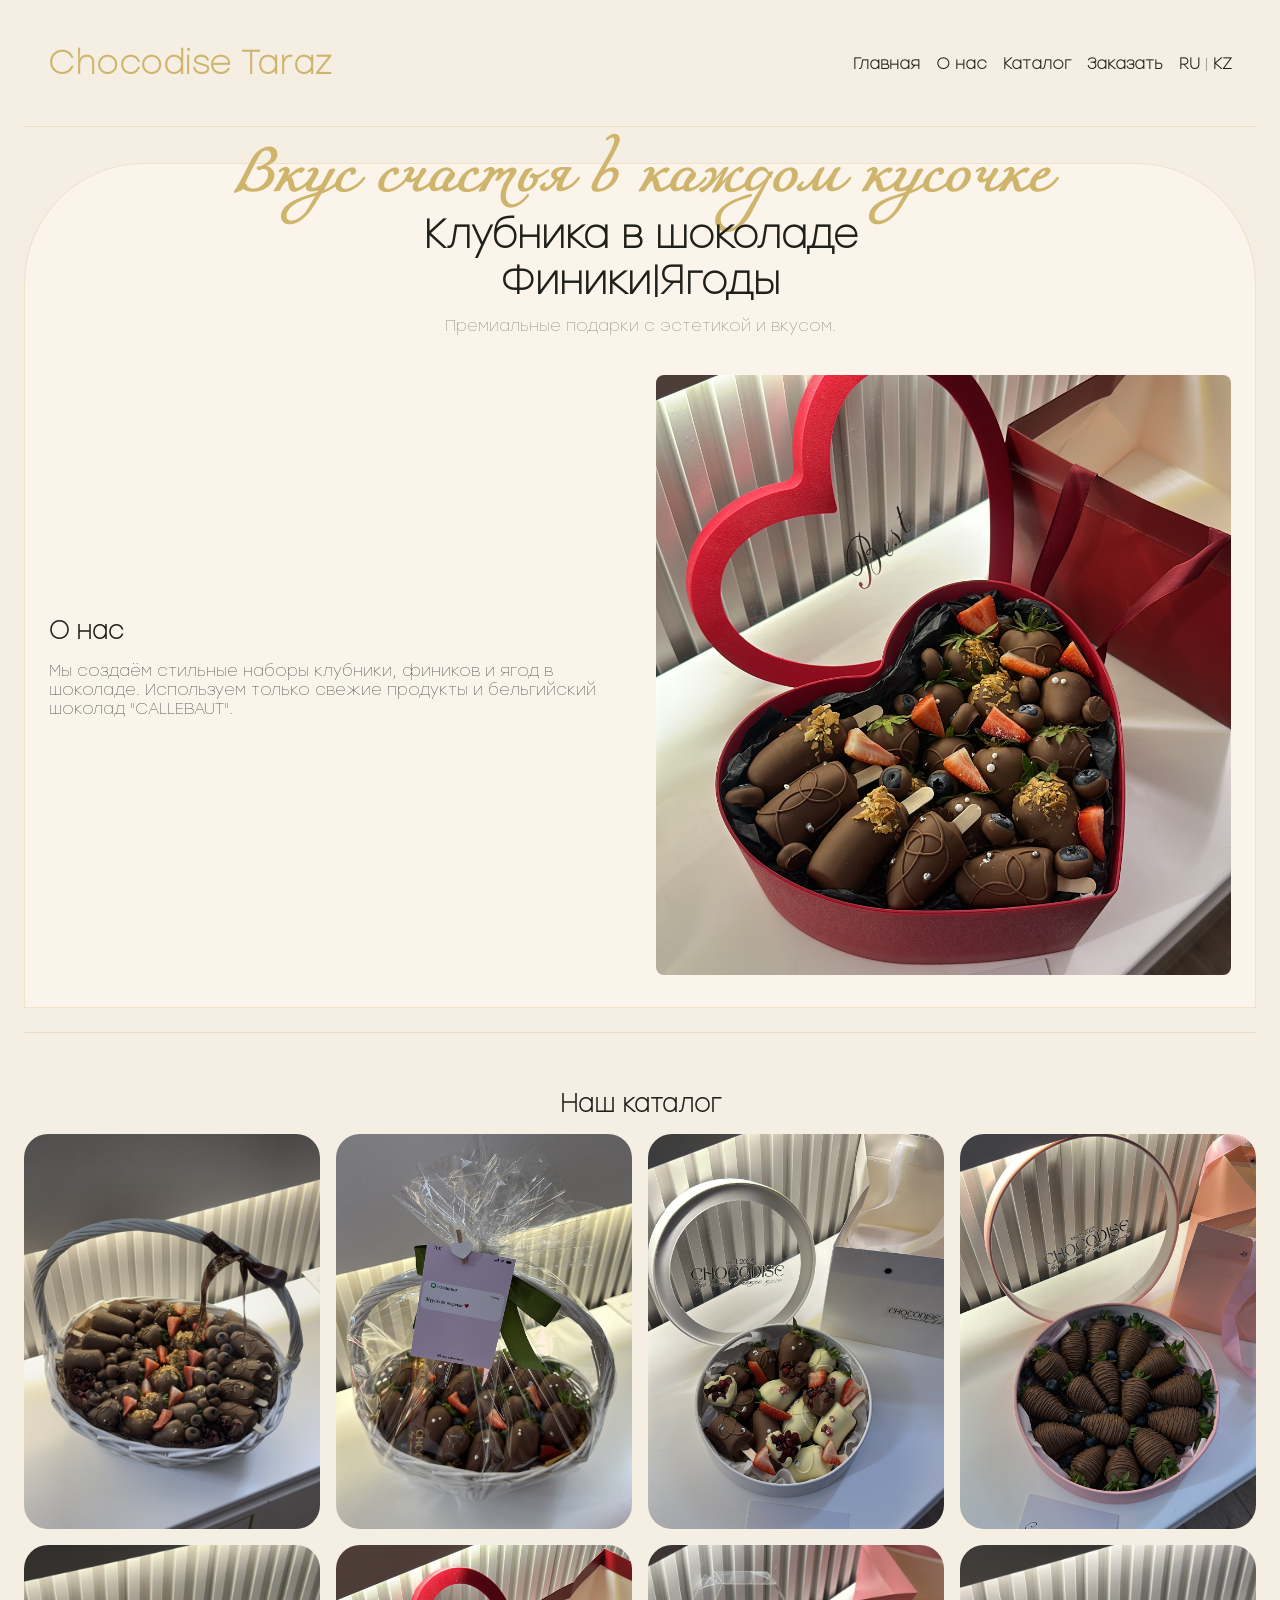
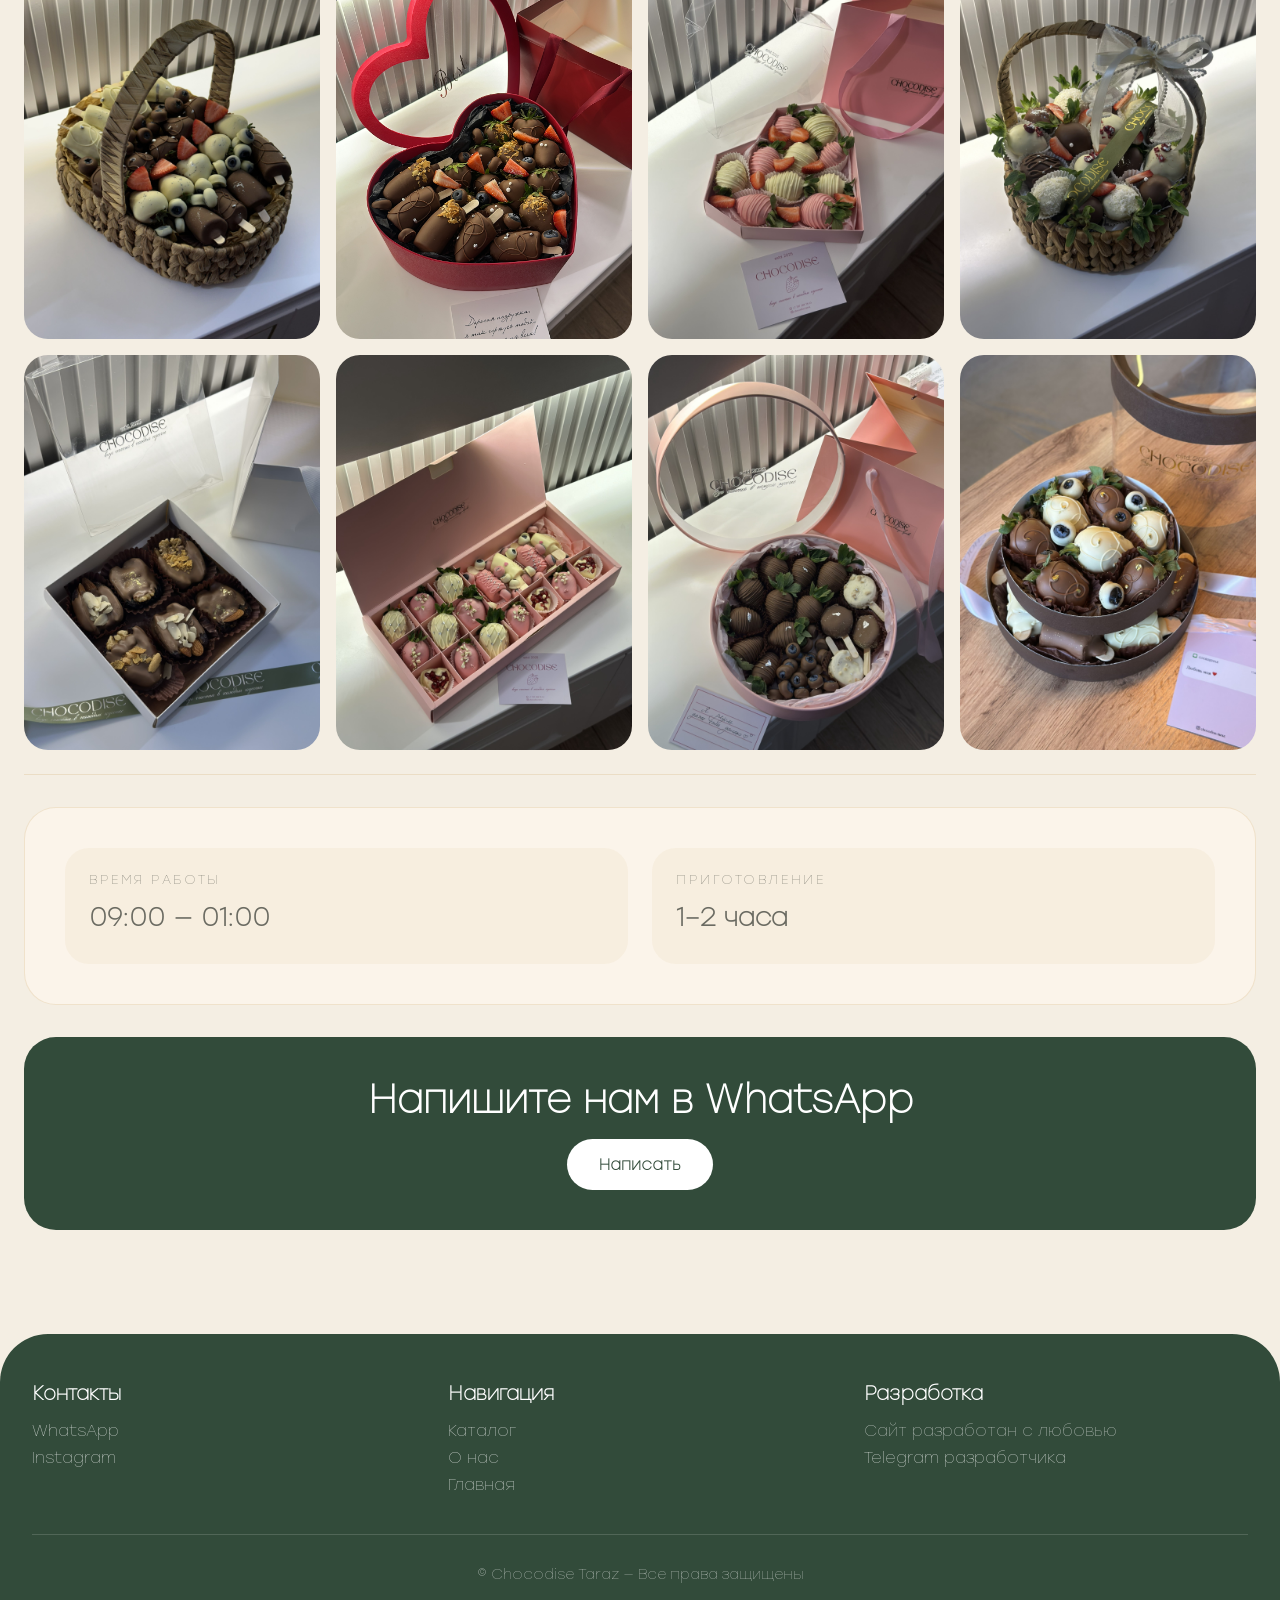
<file: index.html>
﻿<!DOCTYPE html>
<html lang="ru">
<!-- jfhjh -->

<head>
  <meta charset="UTF-8">
  <meta name="viewport" content="width=device-width, initial-scale=1.0">
  <title>Chocodise Taraz</title>
  <link rel="icon" type="image/png" href="icon.png">
  <link rel="stylesheet" href="style.css">
</head>

<body>
  <div class="page-shell">
    <header class="site-header">
      <h1>Chocodise Taraz</h1>
      <nav>
        <a href="#">Главная</a>
        <a href="#story">О нас</a>
        <a href="#catalog">Каталог</a>
        <a href="#order">Заказать</a>
        <div class="lang-switch">
          <a href="index.html">RU</a> |
          <a href="index2.html">KZ</a>
        </div>
      </nav>

    </header>

    <div class="top-divider"></div>


    <section class="quote-banner">
      <h2>Вкус счастья в каждом кусочке</h2>
    </section>

    <section class="hero-story" id="story">
      <div class="hero-block">
        <h2>Клубника в шоколаде <br> Финики|Ягоды</h2>
        <p>Премиальные подарки с эстетикой и вкусом.</p>
      </div>

      <div class="story-grid">
        <div class="story-copy">
          <h2>О нас</h2>
          <p>
            Мы создаём стильные наборы клубники, фиников и ягод в шоколаде.
            Используем только свежие продукты и бельгийский шоколад "CALLEBAUT".
          </p>
        </div>
        <div class="story-image">
          <img src="7.jpeg">
        </div>
      </div>
    </section>

    <div class="top-divider"></div>


    <section id="catalog" class="gallery">
      <h2>
        Наш каталог
      </h2>
      <div class="gallery-grid">
        <img src="1.jpg" alt="Набор 1">
        <img src="2.jpeg" alt="Набор 2">
        <img src="3.jpeg" alt="Набор 3">
        <img src="4.jpeg" alt="Набор 4">
        <img src="5.jpg" alt="Набор 5">
        <img src="7.jpeg" alt="Набор 7">
        <img src="7.jpg" alt="Набор 8">
        <img src="8.jpg" alt="Набор 9">
        <img src="9.jpg" alt="Набор 10">
        <img src="10.jpg" alt="Набор 11">
        <img src="11.jpg" alt="Набор 12">
        <img src="12.jpg" alt="Набор 13">
      </div>
    </section>

    <div class="top-divider"></div>


    <section class="time-banner" id="home">
      <div class="time-card">
        <span class="label">Время работы</span>
        <p class="value">09:00 — 01:00</p>
      </div>

      <div class="time-card">
        <span class="label">Приготовление</span>
        <p class="value">1–2 часа</p>
      </div>
    </section>

    <section id="order" class="cta">
      <h2>Напишите нам в WhatsApp</h2>
      <a href="https://wa.me/77072887865" target="_blank">Написать</a>
    </section>
  </div>

  <footer class="footer">
    <div class="footer-grid">

      <div class="footer-block">
        <h3>Контакты</h3>
        <a href="https://wa.me/77072887865" target="_blank">WhatsApp</a>
        <a href="https://www.instagram.com/chocodise.taraz/" target="_blank">Instagram</a>
      </div>

      <div class="footer-block">
        <h3>Навигация</h3>
        <a href="#catalog">Каталог</a>
        <a href="#story">О нас</a>
        <a href="#home">Главная</a>
      </div>

      <div class="footer-block">
        <h3>Разработка</h3>
        <p>Сайт разработан с любовью</p>
        <a href="https://t.me/a7ssmm" target="_blank">Telegram разработчика</a>
      </div>

    </div>

    <div class="footer-bottom">
      <p>© Chocodise Taraz — Все права защищены</p>
    </div>
  </footer>
</body>

</html>
</file>
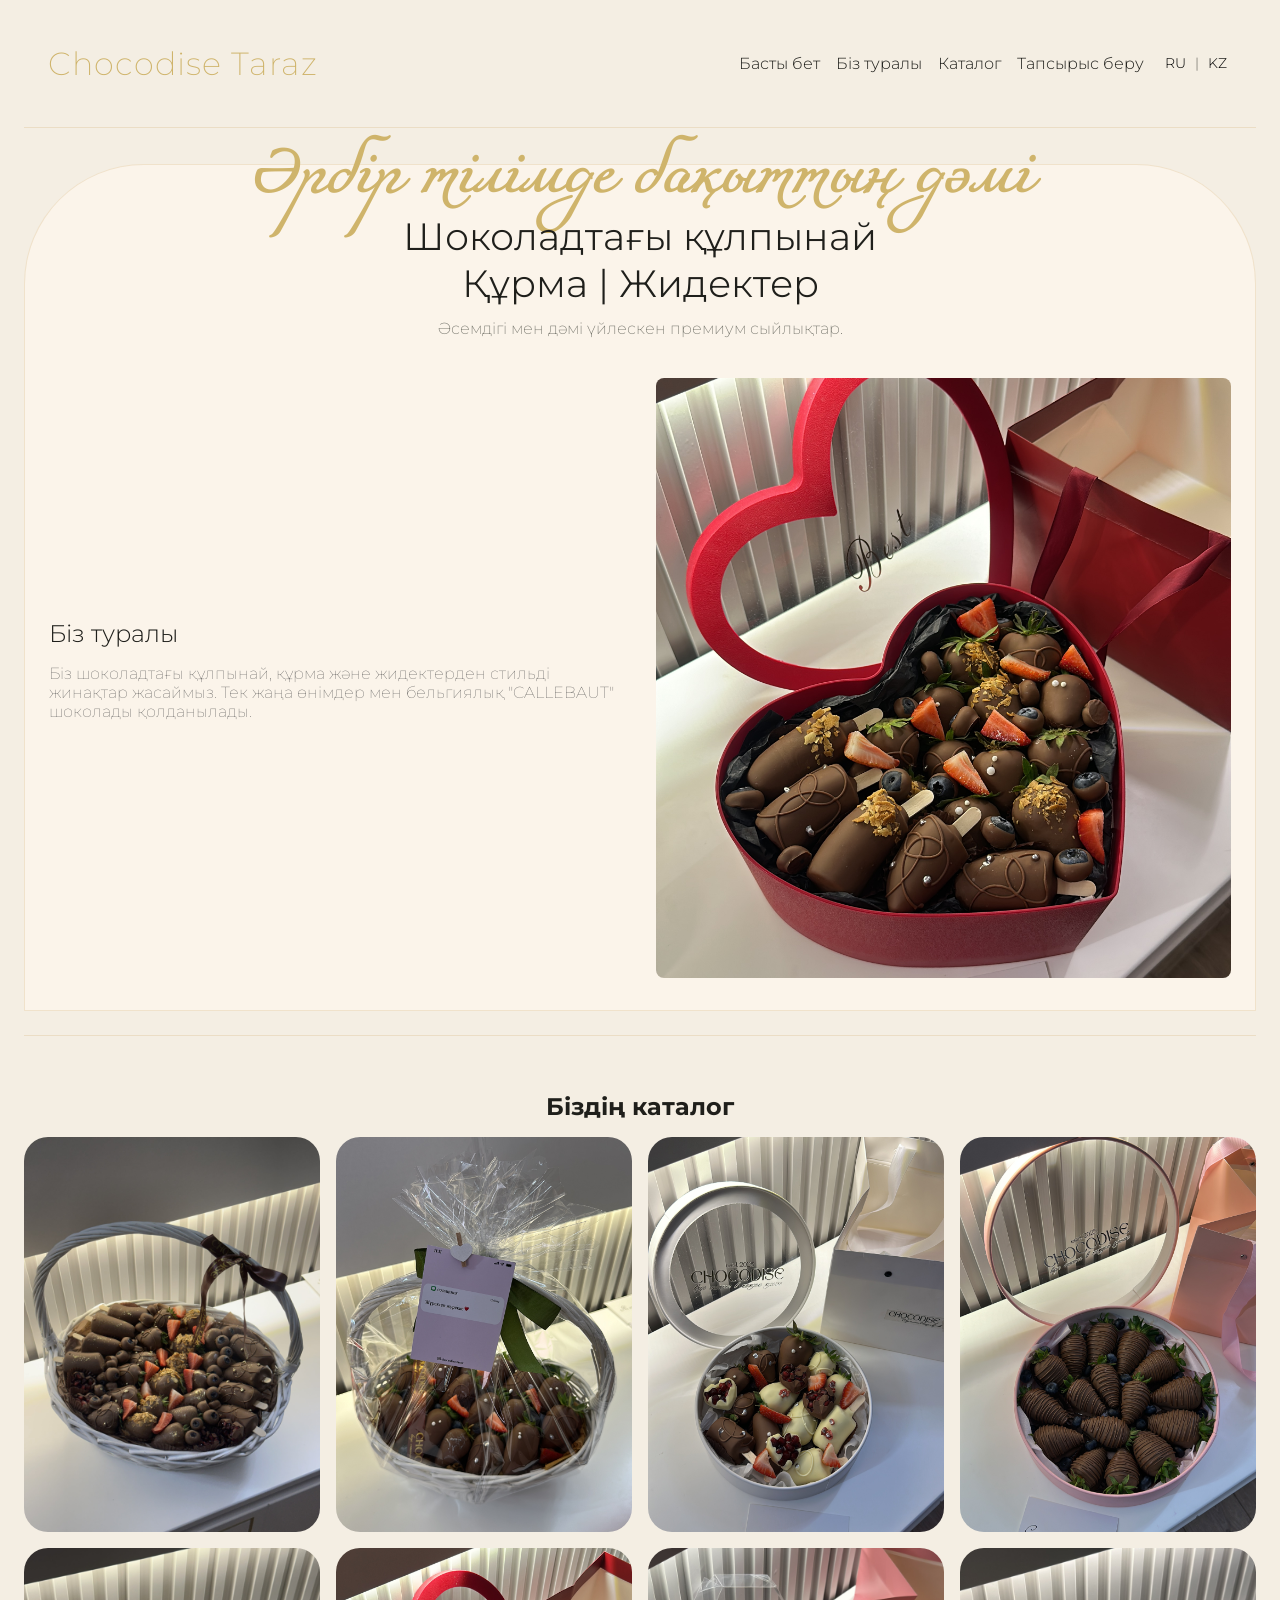
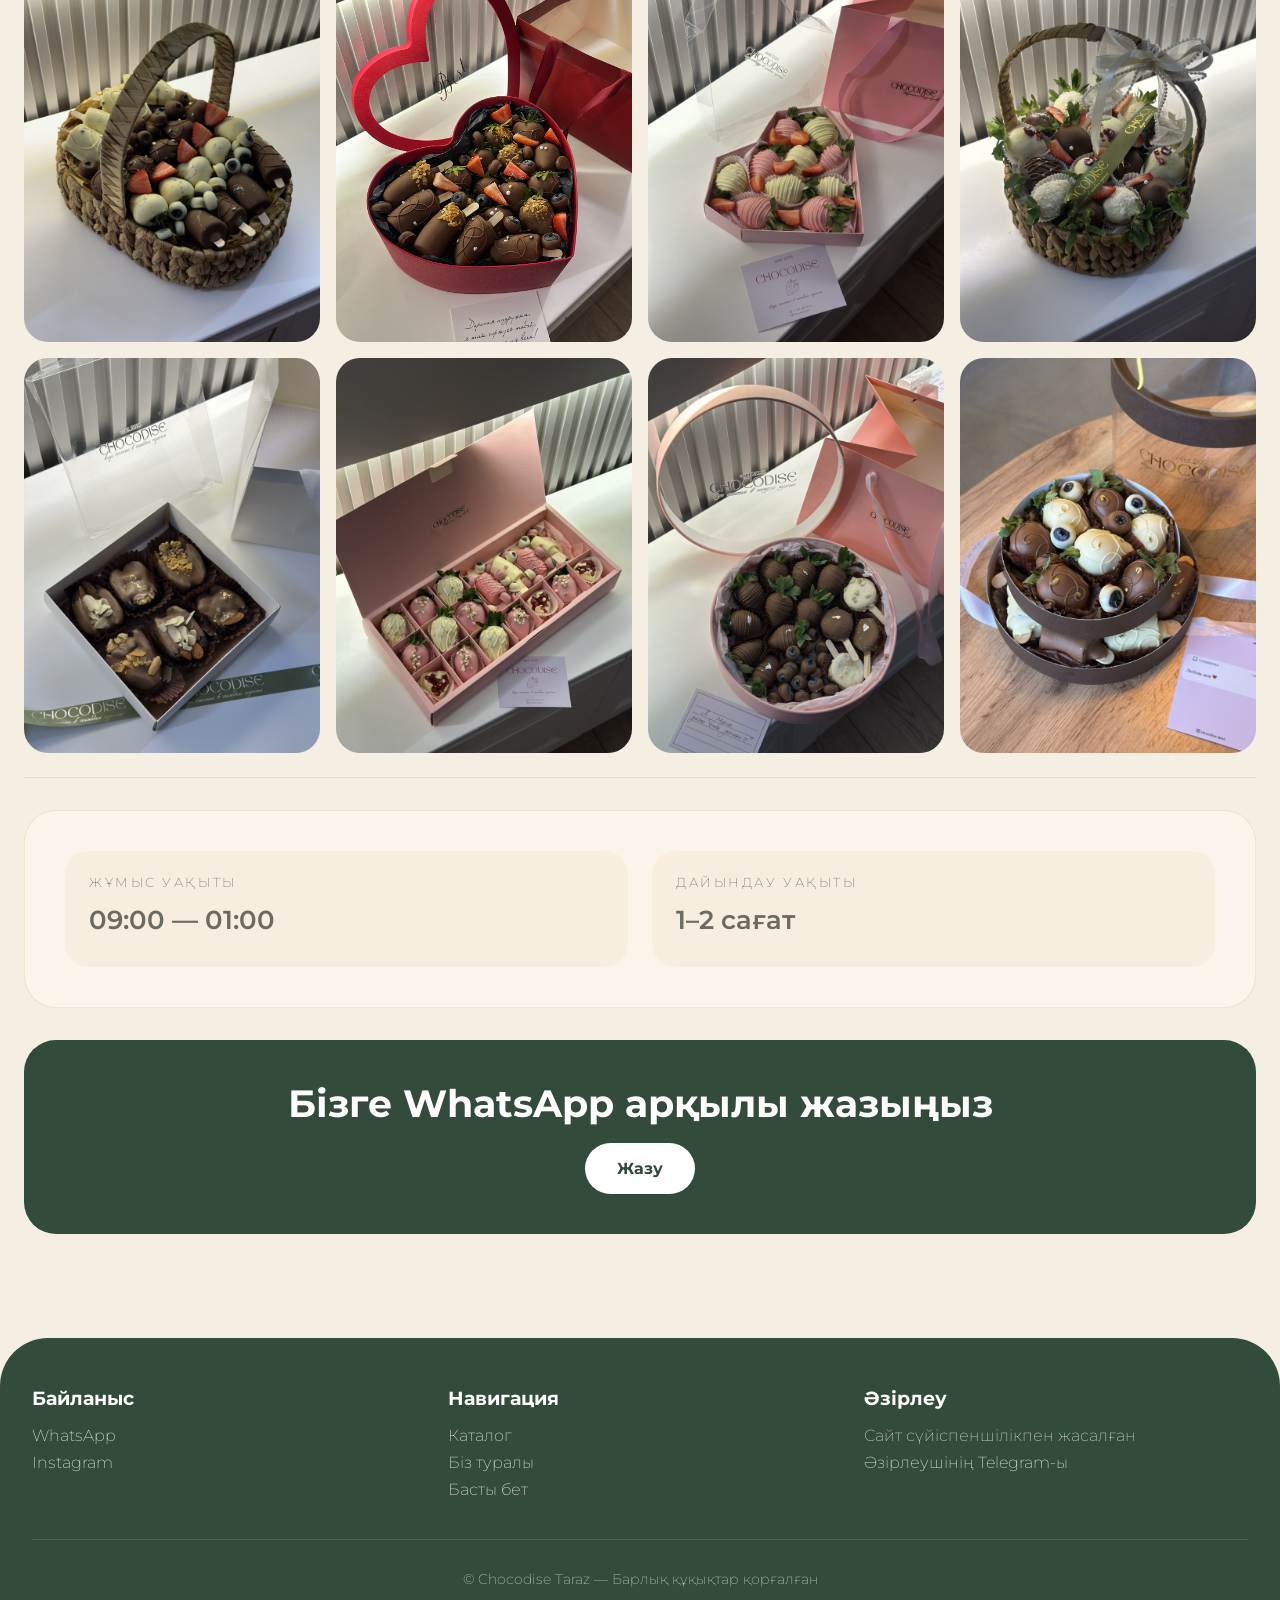
<file: index2.html>
<!DOCTYPE html>
<html lang="kk">

<head>
  <meta charset="UTF-8">
  <meta name="viewport" content="width=device-width, initial-scale=1.0">
  <title>Chocodise Taraz</title>
  <link rel="icon" type="image/png" href="icon.png">
  <link href="https://fonts.googleapis.com/css2?family=Montserrat:wght@400;500;600;700&display=swap" rel="stylesheet">

  <link rel="stylesheet" href="style2.css">
</head>

<body>
  <div class="page-shell">
    <header class="site-header">
      <h1>Chocodise Taraz</h1>
      <nav>
        <a href="#">Басты бет</a>
        <a href="#story">Біз туралы</a>
        <a href="#catalog">Каталог</a>
        <a href="#order">Тапсырыс беру</a>
        <div class="lang-switch">
          <a href="index.html">RU</a> |
          <a href="index2.html">KZ</a>
        </div>
      </nav>
    </header>

    <div class="top-divider"></div>

    <section class="quote-banner">
      <h2>Әрбір тілімде бақыттың дәмі</h2>
    </section>

    <section class="hero-story" id="story">
      <div class="hero-block">
        <h2>Шоколадтағы құлпынай <br> Құрма | Жидектер</h2>
        <p>Әсемдігі мен дәмі үйлескен премиум сыйлықтар.</p>
      </div>

      <div class="story-grid">
        <div class="story-copy">
          <h2>Біз туралы</h2>
          <p style="font-weight: 100; color: rgb(71, 71, 71);">
            Біз шоколадтағы құлпынай, құрма және жидектерден стильді жинақтар жасаймыз.
            Тек жаңа өнімдер мен бельгиялық "CALLEBAUT" шоколады қолданылады.
          </p>
        </div>
        <div class="story-image">
          <img src="7.jpeg">
        </div>
      </div>
    </section>

    <div class="top-divider"></div>

    <section id="catalog" class="gallery">
      <h2>
        Біздің каталог
      </h2>
      <div class="gallery-grid">
        <img src="1.jpg" alt="Жинақ 1">
        <img src="2.jpeg" alt="Жинақ 2">
        <img src="3.jpeg" alt="Жинақ 3">
        <img src="4.jpeg" alt="Жинақ 4">
        <img src="5.jpg" alt="Жинақ 5">
        <img src="7.jpeg" alt="Жинақ 7">
        <img src="7.jpg" alt="Жинақ 8">
        <img src="8.jpg" alt="Жинақ 9">
        <img src="9.jpg" alt="Жинақ 10">
        <img src="10.jpg" alt="Жинақ 11">
        <img src="11.jpg" alt="Жинақ 12">
        <img src="12.jpg" alt="Жинақ 13">
      </div>
    </section>

    <div class="top-divider"></div>

    <section class="time-banner" id="home">
      <div class="time-card">
        <span class="label">Жұмыс уақыты</span>
        <p class="value">09:00 — 01:00</p>
      </div>

      <div class="time-card">
        <span class="label">Дайындау уақыты</span>
        <p class="value">1–2 сағат</p>
      </div>
    </section>

    <section id="order" class="cta">
      <h2>Бізге WhatsApp арқылы жазыңыз</h2>
      <a href="https://wa.me/77072887865" target="_blank">Жазу</a>
    </section>
  </div>

  <footer class="footer">
    <div class="footer-grid">

      <div class="footer-block">
        <h3>Байланыс</h3>
        <a href="https://wa.me/77072887865" target="_blank">WhatsApp</a>
        <a href="https://www.instagram.com/chocodise.taraz/" target="_blank">Instagram</a>
      </div>

      <div class="footer-block">
        <h3>Навигация</h3>
        <a href="#catalog">Каталог</a>
        <a href="#story">Біз туралы</a>
        <a href="#home">Басты бет</a>
      </div>

      <div class="footer-block">
        <h3>Әзірлеу</h3>
        <p>Сайт сүйіспеншілікпен жасалған</p>
        <a href="https://t.me/a7ssmm" target="_blank">Әзірлеушінің Telegram-ы</a>
      </div>

    </div>

    <div class="footer-bottom">
      <p>© Chocodise Taraz — Барлық құқықтар қорғалған</p>
    </div>
  </footer>
</body>

</html>
</file>
<file: style.css>
﻿:root {
  --bg: #f4eee3;
  --surface: #fbf4ea;
  --accent: #324b3a;
  --accent-light: #cfb46b;
  --text: #1f1f1b;
  --text-soft: #6b6b62;
  --border: rgba(199, 160, 94, 0.22);
}

@font-face {
  font-family: 'Miama';
  src: url(ofont.ru_Miama\ Nueva.ttf);
}

@font-face {
  font-family: 'Stolz';
  src: url('ofont.ru_Stolzl.ttf') format('truetype');
  font-weight: normal;
  font-style: normal;
}

* {
  box-sizing: border-box;
}

body {
  margin: 0;
  font-family: 'Stolz', "Inter", system-ui, sans-serif;
  background: var(--bg);
  color: var(--text);
}

img {
  display: block;
  width: 100%;
  height: auto;
}

.page-shell {
  /* max-width: 1100px; */
  margin: 0 auto;
  padding: 1.5rem;
}

.site-header {
  position: relative;
  display: flex;
  justify-content: space-between;
  align-items: center;
  gap: 1rem;
  padding: 1.25rem 1.5rem;
  /* background: var(--surface); */
  /* border: 1px solid var(--border); */
}

.site-header h1 {
  margin: 0;
  font-weight: bold;
  font-size: 2rem;
  font-family: 'Stolz', sans-serif;
  color: var(--accent-light);
  letter-spacing: 0.5px;
}


nav {
  display: flex;
  flex-wrap: wrap;
  gap: 1rem;
}

nav a {
  color: var(--text);
  text-decoration: none;
  font-weight: 600;
}

.top-divider {
  height: 1px;
  background: var(--border);
  margin: 1.5rem 0;
}

.hero-story {
  background: var(--surface);
  margin-top: -40px;
  /* подтягиваем под арку */
  padding: 3rem 1.5rem 2rem;
  border-top-left-radius: 120px;
  border-top-right-radius: 120px;
  border: 1px solid var(--border);
}

.hero-block {
  text-align: center;
  margin-bottom: 2.5rem;
}

.hero-block h2 {
  margin: 0 0 0.75rem;
  font-size: clamp(2rem, 3vw, 2.6rem);
  font-family: 'Stolz', sans-serif;
}

.hero-block p {
  margin: 0;
  color: var(--text-soft);
}

.quote-banner {
  margin: auto;
  /* background: var(--accent); */
  padding: .0rem 0.5rem;
  text-align: center;
  /* border-bottom-left-radius: 80px;
  border-bottom-right-radius: 80px; */
}

.quote-banner h2 {
  margin: 0;
  font-family: 'Miama', cursive;
  font-size: clamp(2rem, 4vw, 3rem);
  color: var(--accent-light);
}

.quote-inner {
  position: relative;
  z-index: 1;
  display: flex;
  place-items: center;
  height: 100%;
  padding: 2rem;
  text-align: center;
}

/* .quote-inner img {
  position: absolute;
  top: 50%;
  left: 50%;
  transform: translate(-50%, -50%);
  opacity: 0.6;
} */

.quote-inner h2 {
  margin: 0;
  color: var(--accent);
  font-size: clamp(2rem, 4vw, 3rem);
  max-width: 28rem;
  font-family: 'Miama', cursive;
}

.story {
  background: var(--surface);
  padding: 3rem 1.5rem 2rem;
  border-radius: 2rem 2rem 0 0;
  border: 1px solid var(--border);
  border-bottom: none;
}

.story-grid {
  display: grid;
  grid-template-columns: 1fr 1fr;
  gap: 2rem;
  align-items: center;
}

.story-copy h2 {
  margin: 0 0 1rem;
  font-family: 'Stolz', sans-serif;
}

.story-image {
  height: 600px;
  width: 100%;
  overflow: hidden;
  border-radius: 0.5rem;
}

.story-image img {
  width: 100%;
  height: 100%;
  object-fit: cover;
}

.gallery {
  padding: 2rem 0 0;
}

.gallery-grid {
  display: grid;
  grid-template-columns: repeat(4, 1fr);
  gap: 1rem;
}

.gallery-grid img {
  width: 100%;
  aspect-ratio: 3 / 4;
  object-fit: cover;
  border-radius: 1.5rem;
}

.gallery h2 {
  text-align: center;
  margin: 0 0 1rem;
  font-family: 'Stolz', sans-serif;
}

.time-banner {
  display: grid;
  grid-template-columns: repeat(2, 1fr);
  gap: 1.5rem;
  margin: 2rem 0;
  padding: 2.5rem;
  background: var(--surface);
  border-radius: 2rem;
  border: 1px solid var(--border);
}

.time-card {
  padding: 1.5rem;
  border-radius: 1.5rem;
  background: rgba(199, 160, 94, 0.08);
}

.label {
  display: block;
  font-size: 0.8rem;
  letter-spacing: 0.2em;
  text-transform: uppercase;
  color: var(--text-soft);
  margin-bottom: 0.5rem;
}

.value {
  margin: 0;
  font-size: 1.6rem;
  font-weight: 600;
  color: var(--accent);
  font-family: 'Stolz', sans-serif;
}

.time-banner h2 {
  margin: 0 0 0.75rem;
  font-size: 1.4rem;
}

.time-banner p {
  margin: 0;
  color: var(--text-soft);
  line-height: 1.75;
}

.cta {
  padding: 2.5rem 1.5rem;
  margin-bottom: 2rem;
  text-align: center;
  background: var(--accent);
  border-radius: 2rem;
  color: white;
}

.cta h2 {
  margin: 0 0 1rem;
  font-size: clamp(1.8rem, 3vw, 2.4rem);
}

.cta a {
  display: inline-flex;
  align-items: center;
  justify-content: center;
  padding: 1rem 2rem;
  border-radius: 999px;
  background: white;
  color: var(--accent);
  font-weight: 700;
  text-decoration: none;
}

.footer {
  margin-top: 3rem;
  padding: 3rem 2rem 1.5rem;
  background: var(--accent);
  color: white;
  border-top-left-radius: 3rem;
  border-top-right-radius: 3rem;
}

.footer-grid {
  display: grid;
  grid-template-columns: repeat(3, 1fr);
  gap: 2rem;
  margin-bottom: 2rem;
}

.footer-block h3 {
  margin: 0 0 1rem;
  font-family: 'Stolz', sans-serif;
  font-size: 1.2rem;
}

.footer-block a {
  display: block;
  color: rgba(255, 255, 255, 0.85);
  text-decoration: none;
  margin-bottom: 0.5rem;
  transition: 0.2s;
}

.footer-block a:hover {
  color: var(--accent-light);
}

.footer-block p {
  margin: 0 0 0.5rem;
  color: rgba(255, 255, 255, 0.75);
}

.footer-bottom {
  text-align: center;
  border-top: 1px solid rgba(255, 255, 255, 0.15);
  padding-top: 1rem;
  font-size: 0.9rem;
  color: rgba(255, 255, 255, 0.7);
}

@media (max-width: 900px) {
  .site-header {
    flex-direction: column;
    align-items: flex-start;
  }

  .story-grid,
  .gallery-grid,
  .time-banner {
    grid-template-columns: 1fr;
  }
}

@media (max-width: 620px) {
  .page-shell {
    padding: 1rem;
  }

  .hero,
  .story,
  .time-banner,
  .cta {
    padding: 1.75rem;
  }

  .gallery-grid {
    grid-template-columns: repeat(2, 1fr);
    gap: 0.75rem;
  }

  .story-image {
    height: 280px;
  }

  .time-banner {
    padding: 1.5rem;
  }

  .value {
    font-size: 1.3rem;
  }
}

@media (max-width: 800px) {
  .footer-grid {
    grid-template-columns: 1fr;
    text-align: center;
  }

  .site-header {
    gap: 0.75rem;
  }

  nav {
    gap: 0.6rem;
  }

  nav a {
    font-size: 0.9rem;
  }
}
</file>
<file: style2.css>
:root {
  --bg: #f4eee3;
  --surface: #fbf4ea;
  --accent: #324b3a;
  --accent-light: #cfb46b;
  --text: #1f1f1b;
  --text-soft: #6b6b62;
  --border: rgba(199, 160, 94, 0.22);
}


@font-face {
  font-family: 'Miama';
  src: url(ofont.ru_Miama\ Nueva.ttf);
}

/* @font-face {
  font-family: 'Stolz';
  src: url('ofont.ru_Stolzl.ttf') format('truetype');
  font-weight: normal;
  font-style: normal;
} */

.lang-switch {
  /* position: absolute; */
  font-size: 14px;
}

.lang-switch a {
  text-decoration: none;
  color: #000;
  margin: 0 5px;
}

* {
  box-sizing: border-box;
}

body {
  margin: 0;
  font-family: 'Montserrat', sans-serif;
  background: var(--bg);
  color: var(--text);
  font-weight: 200;
}

img {
  display: block;
  width: 100%;
  height: auto;
}

.page-shell {
  /* max-width: 1100px; */
  margin: 0 auto;
  padding: 1.5rem;
}

.site-header {
  position: relative;
  display: flex;
  justify-content: space-between;
  align-items: center;
  gap: 1rem;
  padding: 1.25rem 1.5rem;
  font-weight: 200;

  /* background: var(--surface); */
  /* border: 1px solid var(--border); */
}

.site-header h1 {
  margin: 0;
  font-weight: 200;
  font-size: 2rem;
  font-family: 'Montserrat', sans-serif;
  color: var(--accent-light);
  letter-spacing: 0.9px;
}


nav {
  display: flex;
  flex-wrap: wrap;
  gap: 1rem;
}

nav a {
  color: var(--text);
  text-decoration: none;
  font-weight: 300;
}

.top-divider {
  height: 1px;
  background: var(--border);
  margin: 1.5rem 0;
}

.hero-story {
  background: var(--surface);
  margin-top: -40px;
  /* подтягиваем под арку */
  padding: 3rem 1.5rem 2rem;
  border-top-left-radius: 120px;
  border-top-right-radius: 120px;
  border: 1px solid var(--border);
}

.hero-block {
  text-align: center;
  margin-bottom: 2.5rem;
}

.hero-block h2 {
  margin: 0 0 0.75rem;
  font-size: clamp(2rem, 3vw, 2.6rem);
  font-family: 'Montserrat', sans-serif;
  font-weight: 350;
}

.hero-block p {
  margin: 0;
  color: var(--text-soft);
}

.quote-banner {
  margin: auto;
  /* background: var(--accent); */
  padding: .0rem 0.5rem;
  text-align: center;
  /* border-bottom-left-radius: 80px;
  border-bottom-right-radius: 80px; */
}

.quote-banner h2 {
  margin: 0;
  font-family: 'Miama', cursive;
  font-size: clamp(2rem, 4vw, 3rem);
  color: var(--accent-light);
}

.quote-inner {
  position: relative;
  z-index: 1;
  display: flex;
  place-items: center;
  height: 100%;
  padding: 2rem;
  text-align: center;
}

/* .quote-inner img {
  position: absolute;
  top: 50%;
  left: 50%;
  transform: translate(-50%, -50%);
  opacity: 0.6;
} */

.quote-inner h2 {
  margin: 0;
  color: var(--accent);
  font-size: clamp(2rem, 4vw, 3rem);
  max-width: 28rem;
  font-family: 'Miama', cursive;
}

.story {
  background: var(--surface);
  padding: 3rem 1.5rem 2rem;
  border-radius: 2rem 2rem 0 0;
  border: 1px solid var(--border);
  border-bottom: none;
}

.story-grid {
  display: grid;
  grid-template-columns: 1fr 1fr;
  gap: 2rem;
  align-items: center;
}

.story-copy h2 {
  margin: 0 0 1rem;
  font-family: 'Montserrat', sans-serif;
  font-weight: 300;
}

.story-image {
  height: 600px;
  width: 100%;
  overflow: hidden;
  border-radius: 0.5rem;
}

.story-image img {
  width: 100%;
  height: 100%;
  object-fit: cover;
}

.gallery {
  padding: 2rem 0 0;
}

.gallery-grid {
  display: grid;
  grid-template-columns: repeat(4, 1fr);
  gap: 1rem;
}

.gallery-grid img {
  width: 100%;
  aspect-ratio: 3 / 4;
  object-fit: cover;
  border-radius: 1.5rem;
}

.gallery h2 {
  text-align: center;
  margin: 0 0 1rem;
  font-family: 'Montserrat', sans-serif;
}

.time-banner {
  display: grid;
  grid-template-columns: repeat(2, 1fr);
  gap: 1.5rem;
  margin: 2rem 0;
  padding: 2.5rem;
  background: var(--surface);
  border-radius: 2rem;
  border: 1px solid var(--border);
}

.time-card {
  padding: 1.5rem;
  border-radius: 1.5rem;
  background: rgba(199, 160, 94, 0.08);
}

.label {
  display: block;
  font-size: 0.8rem;
  letter-spacing: 0.2em;
  text-transform: uppercase;
  color: var(--text-soft);
  margin-bottom: 0.5rem;
}

.value {
  margin: 0;
  font-size: 1.6rem;
  font-weight: 600;
  color: var(--accent);
  font-family: 'Montserrat', sans-serif;
}

.time-banner h2 {
  margin: 0 0 0.75rem;
  font-size: 1.4rem;
}

.time-banner p {
  margin: 0;
  color: var(--text-soft);
  line-height: 1.75;
}

.cta {
  padding: 2.5rem 1.5rem;
  margin-bottom: 2rem;
  text-align: center;
  background: var(--accent);
  border-radius: 2rem;
  color: white;
}

.cta h2 {
  margin: 0 0 1rem;
  font-size: clamp(1.8rem, 3vw, 2.4rem);
}

.cta a {
  display: inline-flex;
  align-items: center;
  justify-content: center;
  padding: 1rem 2rem;
  border-radius: 999px;
  background: white;
  color: var(--accent);
  font-weight: 700;
  text-decoration: none;
}

.footer {
  margin-top: 3rem;
  padding: 3rem 2rem 1.5rem;
  background: var(--accent);
  color: white;
  border-top-left-radius: 3rem;
  border-top-right-radius: 3rem;
}

.footer-grid {
  display: grid;
  grid-template-columns: repeat(3, 1fr);
  gap: 2rem;
  margin-bottom: 2rem;
}

.footer-block h3 {
  margin: 0 0 1rem;
  font-family: 'Montserrat', sans-serif;
  font-size: 1.2rem;
}

.footer-block a {
  display: block;
  color: rgba(255, 255, 255, 0.85);
  text-decoration: none;
  margin-bottom: 0.5rem;
  transition: 0.2s;
}

.footer-block a:hover {
  color: var(--accent-light);
}

.footer-block p {
  margin: 0 0 0.5rem;
  color: rgba(255, 255, 255, 0.75);
}

.footer-bottom {
  text-align: center;
  border-top: 1px solid rgba(255, 255, 255, 0.15);
  padding-top: 1rem;
  font-size: 0.9rem;
  color: rgba(255, 255, 255, 0.7);
}

@media (max-width: 900px) {
  .site-header {
    flex-direction: column;
    align-items: flex-start;
  }

  .story-grid,
  .gallery-grid,
  .time-banner {
    grid-template-columns: 1fr;
  }
}

@media (max-width: 620px) {
  .page-shell {
    padding: 1rem;
  }

  .hero,
  .story,
  .time-banner,
  .cta {
    padding: 1.75rem;
  }

  .gallery-grid {
    grid-template-columns: repeat(2, 1fr);
    gap: 0.75rem;
  }

  .story-image {
    height: 280px;
  }

  .time-banner {
    padding: 1.5rem;
  }

  .value {
    font-size: 1.3rem;
  }
}

@media (max-width: 800px) {
  .footer-grid {
    grid-template-columns: 1fr;
    text-align: center;
  }

  .site-header {
    gap: 0.75rem;
  }

  nav {
    gap: 0.6rem;
  }

  nav a {
    font-size: 0.9rem;
  }
}
</file>
